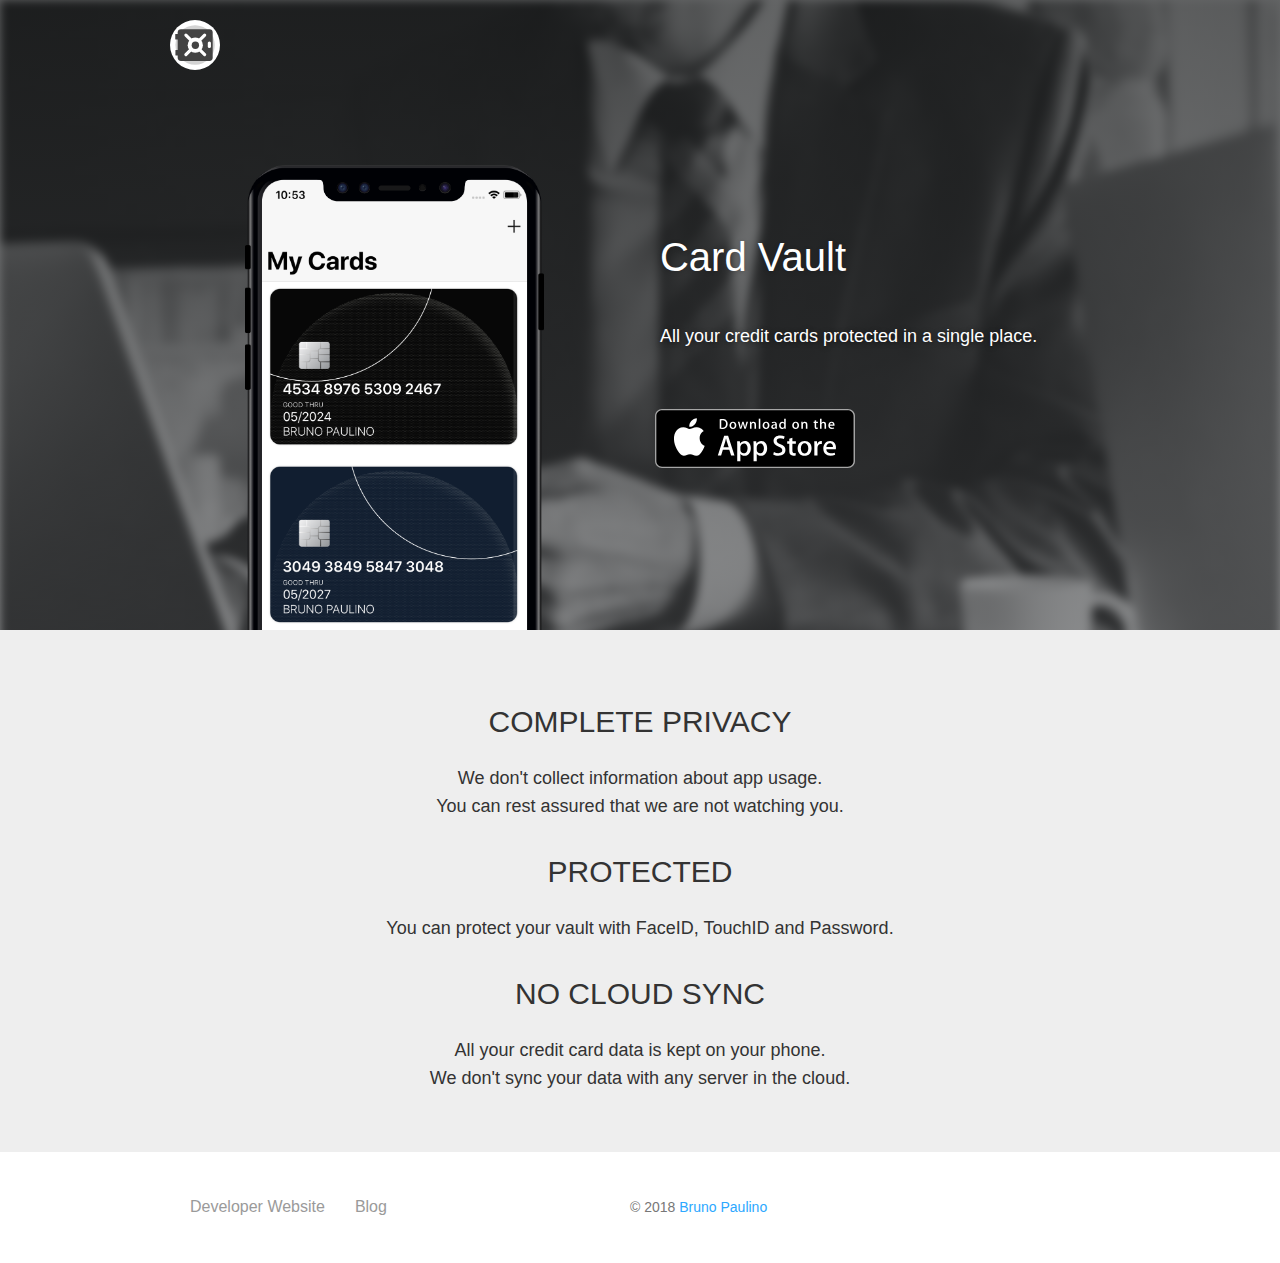
<file: index.html>
<!doctype html>
<html lang="en">
    <head>
        <meta charset="utf-8" />
        <link rel="apple-touch-icon" sizes="180x180" href="/apple-touch-icon.png">
        <link rel="icon" type="image/png" sizes="32x32" href="assets/img/favicon-32x32.png">
        <link rel="icon" type="image/png" sizes="16x16" href="assets/img/favicon-16x16.png">
        <link rel="manifest" href="assets/img/site.webmanifest">
        <link rel="mask-icon" href="assets/img/safari-pinned-tab.svg" color="#d3d3d3">
        <meta name="msapplication-TileColor" content="#da532c">
        <meta name="theme-color" content="#ffffff">
        <meta http-equiv="X-UA-Compatible" content="IE=edge,chrome=1" />
        <title>Card Vault</title>
        <meta content='width=device-width, initial-scale=1.0, maximum-scale=1.0, user-scalable=0' name='viewport' />
        <meta name="viewport" content="width=device-width" />

        <link href="assets/css/bootstrap.min.css" rel="stylesheet" />
        <link href="assets/css/landing-page.css" rel="stylesheet"/>
        <!-- Google Analytics - Tracking for visit count only. We don't collect user data in our apps -->
        <script async src="https://www.googletagmanager.com/gtag/js?id=UA-66025495-4"></script>
        <script>
            window.dataLayer = window.dataLayer || [];
            function gtag(){dataLayer.push(arguments);}
            gtag('js', new Date());
            gtag('config', 'UA-66025495-4');
        </script>

    </head>
    <body class="landing-page landing-page1">
        <nav class="navbar navbar-transparent navbar-top" role="navigation" style="background-color: transparent;">
            <div class="container">
                <!-- Brand and toggle get grouped for better mobile display -->
                <div class="navbar-header">
                    <button id="menu-toggle" type="button" class="navbar-toggle" data-toggle="collapse" data-target="#example">
                    <span class="sr-only">Toggle navigation</span>
                    <!-- <span class="icon-bar bar1"></span>
                    <span class="icon-bar bar2"></span>
                    <span class="icon-bar bar3"></span> -->
                    </button>
                    <a href="#">
                        <div class="logo-container">
                            <div class="logo">
                                <img src="assets/img/app-icon.svg" alt="Card Vault logo">
                            </div>
                        </div>
                    </a>
                </div>
                <!-- Collect the nav links, forms, and other content for toggling -->
                <div class="collapse navbar-collapse" id="example" >
                    <ul class="nav navbar-nav navbar-right">
                    </ul>
                </div>
                <!-- /.navbar-collapse -->
            </div>
        </nav>
        <div class="wrapper">
            <div class="parallax filter-gradient gray" data-color="#d3d3d3">
                <div class="parallax-background blur">
                    <img class="parallax-background-image" src="assets/img/template/bg5.jpg">
                </div>
                <div class= "container">
                    <div class="row">
                        <div class="col-md-5 hidden-xs">
                            <div class="parallax-image">
                                <img class="phone" src="assets/img/template/iphone-x.png" style="margin-top: 20px"/>
                            </div>
                        </div>
                        <div class="col-md-6 col-md-offset-1">
                            <div class="description">
                                <h2>Card Vault</h2>
                                <br>
                                <h5>All your credit cards protected in a single place.</h5>
                            </div>
                            <div class="buttons">
                                <a href="https://itunes.apple.com/us/app/card-vault-your-card-wallet/id1378561346?ls=1&mt=8">
                                    <img src="assets/img/apple-app-store.svg" style="width: 200px;" alt="Download on the app store button">
                                </a>
                            </div>
                        </div>
                    </div>
                </div>
            </div>

            <div class="section section-gray section-clients">
                    <div class="container text-center">
                            <h4 class="header-text">Complete Privacy</h4>
                            <p>
                                We don't collect information about app usage.<br>You can rest assured that we are not watching you.
                            </p>
                        </div>
                    <div class="container text-center">
                        <h4 class="header-text">Protected</h4>
                        <p>
                            You can protect your vault with FaceID, TouchID and Password.
                        </p>
                    </div>
                    <div class="container text-center">
                            <h4 class="header-text">No Cloud Sync</h4>
                            <p>
                                All your credit card data is kept on your phone.<br>We don't sync your data with any server in the cloud.
                            </p>
                        </div>
                </div>
            
            <footer class="footer">
                <div class="container">
                    <nav class="pull-left">
                        <ul>
                            <li>
                                <a href="http://www.bpaulino.com/about">
                                Developer Website
                                </a>
                            </li>
                            <li>
                                <a href="http://www.bpaulino.com/">
                                Blog
                                </a>
                            </li>
                        </ul>
                    </nav>
                    <div class="social-area pull-right">
                        <a class="btn btn-social btn-facebook btn-simple">
                        <i class="fa fa-facebook-square"></i>
                        </a>
                        <a class="btn btn-social btn-twitter btn-simple">
                        <i class="fa fa-twitter"></i>
                        </a>
                        <a class="btn btn-social btn-pinterest btn-simple">
                        <i class="fa fa-pinterest"></i>
                        </a>
                    </div>
                    <div class="copyright">
                        &copy; 2018 <a href="http://www.bpaulino.com/">Bruno Paulino</a>
                    </div>
                </div>
            </footer>
        </div>

    </body>

</html>
</file>
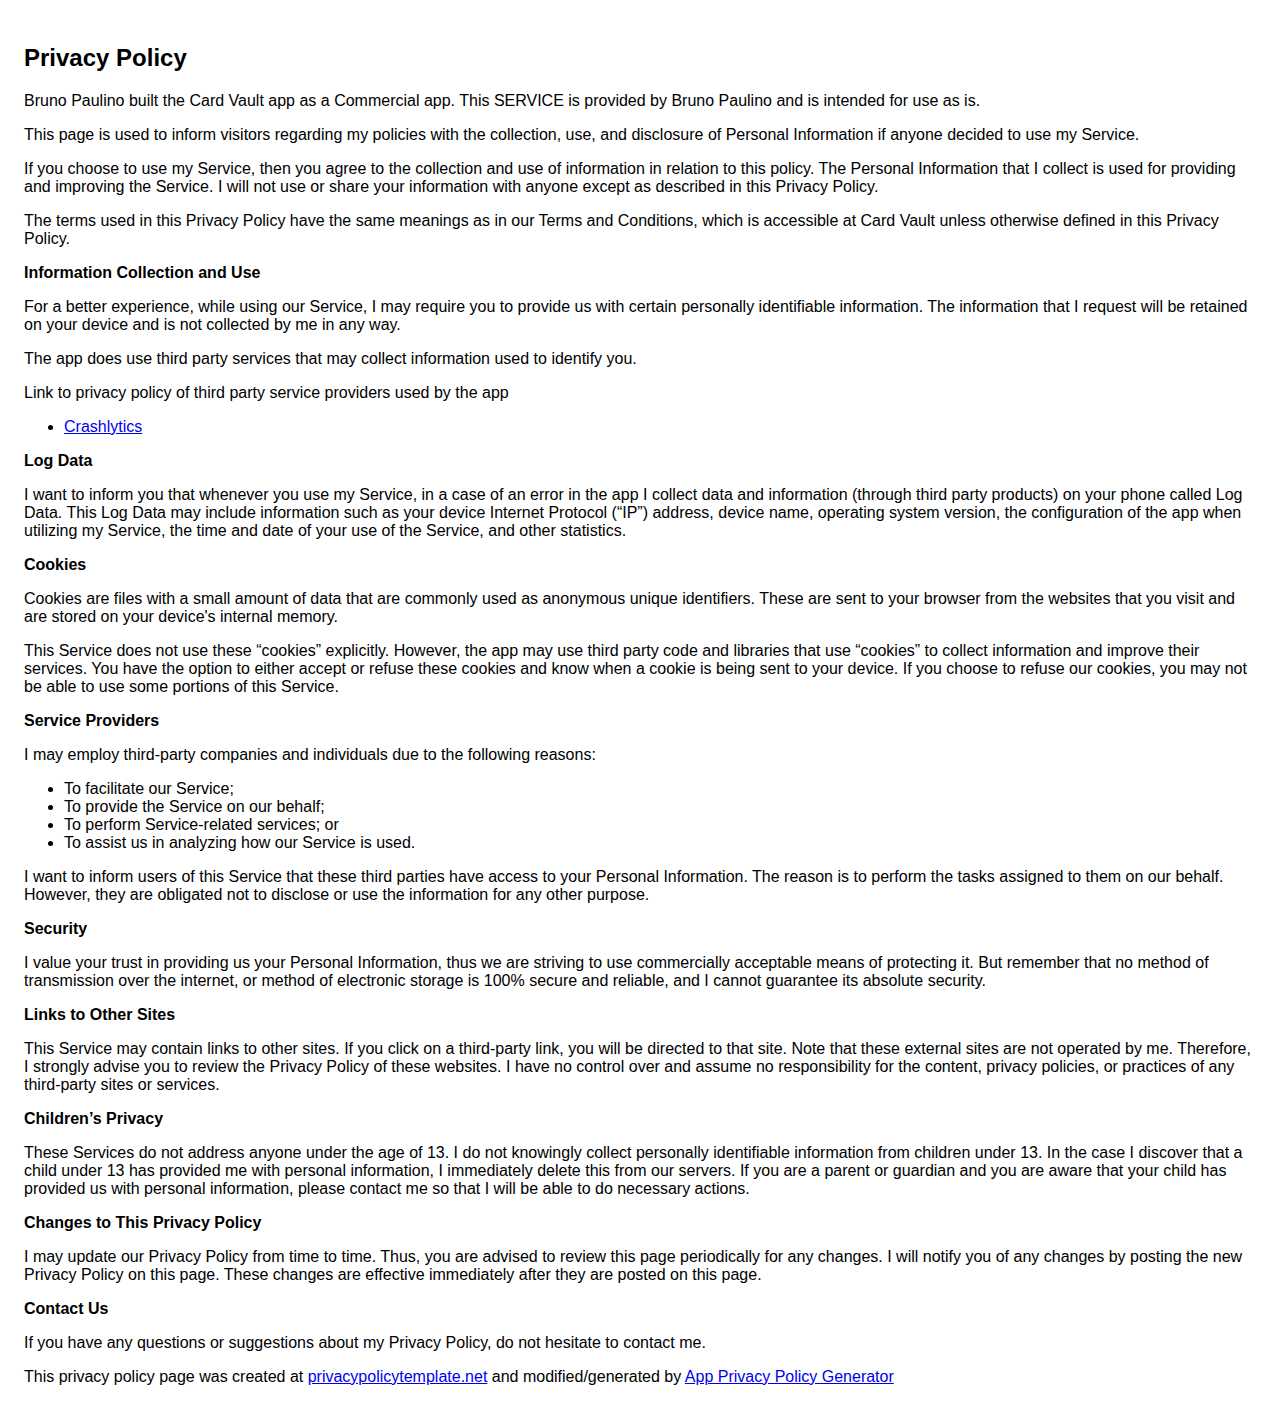
<file: privacy.html>
<!DOCTYPE html>
    <html>
    <head>
      <meta charset='utf-8'>
      <meta name='viewport' content='width=device-width'>
      <title>Privacy Policy</title>
      <style> body { font-family: 'Helvetica Neue', Helvetica, Arial, sans-serif; padding:1em; } </style>
    </head>
    <body>
    <h2>Privacy Policy</h2> <p> Bruno Paulino built the Card Vault app as a Commercial app. This SERVICE is provided by
                    Bruno Paulino  and is intended for use as is.
                  </p> <p>This page is used to inform visitors regarding my policies with the collection, use, and disclosure
                    of Personal Information if anyone decided to use my Service.
                  </p> <p>If you choose to use my Service, then you agree to the collection and use of information in
                    relation to this policy. The Personal Information that I collect is used for providing and improving
                    the Service. I will not use or share your information with anyone except as described
                    in this Privacy Policy.
                  </p> <p>The terms used in this Privacy Policy have the same meanings as in our Terms and Conditions, which is
                    accessible at Card Vault unless otherwise defined in this Privacy Policy.
                  </p> <p><strong>Information Collection and Use</strong></p> <p>For a better experience, while using our Service, I may require you to provide us with certain
                    personally identifiable information. The information that I request will be retained on your device and is not collected by me in any way.
                  </p> <p>The app does use third party services that may collect information used to identify you.</p> <div><p>Link to privacy policy of third party service providers used by the app</p> <ul><!----><!----><!----><!----><!----><li><a href="http://try.crashlytics.com/terms/privacy-policy.pdf" target="_blank">Crashlytics</a></li><!----><!----></ul></div> <p><strong>Log Data</strong></p> <p> I want to inform you that whenever you use my Service, in a case of
                    an error in the app I collect data and information (through third party products) on your phone
                    called Log Data. This Log Data may include information such as your device Internet Protocol (“IP”) address,
                    device name, operating system version, the configuration of the app when utilizing my Service,
                    the time and date of your use of the Service, and other statistics.
                  </p> <p><strong>Cookies</strong></p> <p>Cookies are files with a small amount of data that are commonly used as anonymous unique identifiers.
                    These are sent to your browser from the websites that you visit and are stored on your device's internal
                    memory.
                  </p> <p>This Service does not use these “cookies” explicitly. However, the app may use third party code and
                    libraries that use “cookies” to collect information and improve their services. You have the option to
                    either accept or refuse these cookies and know when a cookie is being sent to your device. If you choose
                    to refuse our cookies, you may not be able to use some portions of this Service.
                  </p> <p><strong>Service Providers</strong></p> <p> I may employ third-party companies and individuals due to the following reasons:</p> <ul><li>To facilitate our Service;</li> <li>To provide the Service on our behalf;</li> <li>To perform Service-related services; or</li> <li>To assist us in analyzing how our Service is used.</li></ul> <p> I want to inform users of this Service that these third parties have access to
                    your Personal Information. The reason is to perform the tasks assigned to them on our behalf. However,
                    they are obligated not to disclose or use the information for any other purpose.
                  </p> <p><strong>Security</strong></p> <p> I value your trust in providing us your Personal Information, thus we are striving
                    to use commercially acceptable means of protecting it. But remember that no method of transmission over
                    the internet, or method of electronic storage is 100% secure and reliable, and I cannot guarantee
                    its absolute security.
                  </p> <p><strong>Links to Other Sites</strong></p> <p>This Service may contain links to other sites. If you click on a third-party link, you will be directed
                    to that site. Note that these external sites are not operated by me. Therefore, I strongly
                    advise you to review the Privacy Policy of these websites. I have no control over
                    and assume no responsibility for the content, privacy policies, or practices of any third-party sites
                    or services.
                  </p> <p><strong>Children’s Privacy</strong></p> <p>These Services do not address anyone under the age of 13. I do not knowingly collect
                    personally identifiable information from children under 13. In the case I discover that a child
                    under 13 has provided me with personal information, I immediately delete this from
                    our servers. If you are a parent or guardian and you are aware that your child has provided us with personal
                    information, please contact me so that I will be able to do necessary actions.
                  </p> <p><strong>Changes to This Privacy Policy</strong></p> <p> I may update our Privacy Policy from time to time. Thus, you are advised to review
                    this page periodically for any changes. I will notify you of any changes by posting
                    the new Privacy Policy on this page. These changes are effective immediately after they are posted on
                    this page.
                  </p> <p><strong>Contact Us</strong></p> <p>If you have any questions or suggestions about my Privacy Policy, do not hesitate to contact
                    me.
                  </p> <p>This privacy policy page was created at <a href="https://privacypolicytemplate.net" target="_blank">privacypolicytemplate.net</a>
                    and modified/generated by <a href="https://app-privacy-policy-generator.firebaseapp.com/" target="_blank">App
                      Privacy Policy Generator</a></p>
    </body>
    </html>
</file>
<file: assets/css/landing-page.css>
.blur {
  -webkit-filter: blur(5px);
  -moz-filter: blur(5px);
  -o-filter: blur(5px);
  -ms-filter: blur(5px);
  filter: blur(5px);
}

/*           Font Smoothing      */
h1, .h1, h2, .h2, h3, .h3, h4, .h4, h5, .h5, h6, .h6, p, .navbar, .brand, .btn-simple, a, .td-name, td {
  -moz-osx-font-smoothing: grayscale;
  -webkit-font-smoothing: antialiased;
  font-family: "Helvetica Neue","Open Sans",Arial,sans-serif;
}

h1, .h1, h2, .h2, h3, .h3, h4, .h4 {
  font-weight: 400;
  margin: 30px 0 15px;
}

h1, .h1 {
  font-size: 52px;
}

h2, .h2 {
  font-size: 36px;
}

h3, .h3 {
  font-size: 28px;
  margin: 20px 0 10px;
}

h4, .h4 {
  font-size: 22px;
  line-height: 30px;
}

h5, .h5 {
  font-size: 18px;
  margin-bottom: 15px;
}

h6, .h6 {
  font-size: 14px;
  font-weight: 600;
  text-transform: uppercase;
}

p {
  font-size: 16px;
  line-height: 1.5;
}

/*     General overwrite     */
body {
  font-family: "Helvetica Neue","Open Sans",Arial,sans-serif;
}

a {
  color: #2ca8ff;
}
a:hover, a:focus {
  color: #109cff;
  text-decoration: none;
}

a:focus, a:active {
  outline: 0;
}

.navbar {
  -webkit-transition: all 300ms linear;
  -moz-transition: all 300ms linear;
  -o-transition: all 300ms linear;
  -ms-transition: all 300ms linear;
  transition: all 300ms linear;
}

.btn-hover, i {
  -webkit-transition: all 150ms linear;
  -moz-transition: all 150ms linear;
  -o-transition: all 150ms linear;
  -ms-transition: all 150ms linear;
  transition: all 150ms linear;
}

.fa {
  width: 18px;
  text-align: center;
}

.btn {
  border-width: 2px;
  background-color: transparent;
  font-weight: 400;
  opacity: 0.8;
  filter: alpha(opacity=80);
  padding: 8px 16px;
  border-color: #888888;
  color: #888888;
}
.btn:hover, .btn:focus, .btn:active, .btn.active, .open > .btn.dropdown-toggle {
  background-color: transparent;
  color: #777777;
  border-color: #777777;
}
.btn:disabled, .btn[disabled], .btn.disabled {
  background-color: transparent;
  border-color: #888888;
}
.btn.btn-fill {
  color: white;
  background-color: #888888;
  opacity: 1;
  filter: alpha(opacity=100);
}
.btn.btn-fill:hover, .btn.btn-fill:focus, .btn.btn-fill:active, .btn.btn-fill.active, .open > .btn.btn-fill.dropdown-toggle {
  background-color: #777777;
  color: white;
}
.btn.btn-fill .caret {
  border-top-color: white;
}
.btn .caret {
  border-top-color: #888888;
}
.btn:hover, .btn:focus {
  opacity: 1;
  filter: alpha(opacity=100);
  outline: 0 !important;
}
.btn:active, .btn.active, .open > .btn.dropdown-toggle {
  -webkit-box-shadow: none;
  box-shadow: none;
  outline: 0 !important;
}
.btn.btn-icon {
  padding: 8px;
}

.btn-primary {
  border-color: #3472f7;
  color: #3472f7;
}
.btn-primary:hover, .btn-primary:focus, .btn-primary:active, .btn-primary.active, .open > .btn-primary.dropdown-toggle {
  background-color: transparent;
  color: #1d62f0;
  border-color: #1d62f0;
}
.btn-primary:disabled, .btn-primary[disabled], .btn-primary.disabled {
  background-color: transparent;
  border-color: #3472f7;
}
.btn-primary.btn-fill {
  color: white;
  background-color: #3472f7;
  opacity: 1;
  filter: alpha(opacity=100);
}
.btn-primary.btn-fill:hover, .btn-primary.btn-fill:focus, .btn-primary.btn-fill:active, .btn-primary.btn-fill.active, .open > .btn-primary.btn-fill.dropdown-toggle {
  background-color: #1d62f0;
  color: white;
}
.btn-primary.btn-fill .caret {
  border-top-color: white;
}
.btn-primary .caret {
  border-top-color: #3472f7;
}

.btn-success {
  border-color: #3ABE41;
  color: #3ABE41;
}
.btn-success:hover, .btn-success:focus, .btn-success:active, .btn-success.active, .open > .btn-success.dropdown-toggle {
  background-color: transparent;
  color: #3ABE41;
  border-color: #34aa3a;
}
.btn-success:disabled, .btn-success[disabled], .btn-success.disabled {
  background-color: transparent;
  border-color: #3ABE41;
}
.btn-success.btn-fill {
  color: white;
  background-color: #3ABE41;
  opacity: 1;
  filter: alpha(opacity=100);
}
.btn-success.btn-fill:hover, .btn-success.btn-fill:focus, .btn-success.btn-fill:active, .btn-success.btn-fill.active, .open > .btn-success.btn-fill.dropdown-toggle {
  background-color: #34aa3a;
  color: white;
}
.btn-success.btn-fill .caret {
  border-top-color: white;
}
.btn-success .caret {
  border-top-color: #3ABE41;
}

.btn-info {
  border-color: #2ca8ff;
  color: #2ca8ff;
}
.btn-info:hover, .btn-info:focus, .btn-info:active, .btn-info.active, .open > .btn-info.dropdown-toggle {
  background-color: transparent;
  color: #109cff;
  border-color: #109cff;
}
.btn-info:disabled, .btn-info[disabled], .btn-info.disabled {
  background-color: transparent;
  border-color: #2ca8ff;
}
.btn-info.btn-fill {
  color: white;
  background-color: #2ca8ff;
  opacity: 1;
  filter: alpha(opacity=100);
}
.btn-info.btn-fill:hover, .btn-info.btn-fill:focus, .btn-info.btn-fill:active, .btn-info.btn-fill.active, .open > .btn-info.btn-fill.dropdown-toggle {
  background-color: #109cff;
  color: white;
}
.btn-info.btn-fill .caret {
  border-top-color: white;
}
.btn-info .caret {
  border-top-color: #2ca8ff;
}

.btn-warning {
  border-color: #FFA17F;
  color: #FFA17F;
}
.btn-warning:hover, .btn-warning:focus, .btn-warning:active, .btn-warning.active, .open > .btn-warning.dropdown-toggle {
  background-color: transparent;
  color: #ff967f;
  border-color: #ff967f;
}
.btn-warning:disabled, .btn-warning[disabled], .btn-warning.disabled {
  background-color: transparent;
  border-color: #ff9500;
}
.btn-warning.btn-fill {
  color: white;
  background-color: #FFA17F;
  opacity: 1;
  filter: alpha(opacity=100);
}
.btn-warning.btn-fill:hover, .btn-warning.btn-fill:focus, .btn-warning.btn-fill:active, .btn-warning.btn-fill.active, .open > .btn-warning.btn-fill.dropdown-toggle {
  background-color: #ff967f;
  color: white;
}
.btn-warning.btn-fill .caret {
  border-top-color: white;
}
.btn-warning .caret {
  border-top-color: #ff9500;
}

.btn-danger {
  border-color: #E01724;
  color: #E01724;
}
.btn-danger:hover, .btn-danger:focus, .btn-danger:active, .btn-danger.active, .open > .btn-danger.dropdown-toggle {
  background-color: transparent;
  color: #C91420;
  border-color: #C91420;
}
.btn-danger:disabled, .btn-danger[disabled], .btn-danger.disabled {
  background-color: transparent;
  border-color: #E01724;
}
.btn-danger.btn-fill {
  color: white;
  background-color: #E01724;
  opacity: 1;
  filter: alpha(opacity=100);
}
.btn-danger.btn-fill:hover, .btn-danger.btn-fill:focus, .btn-danger.btn-fill:active, .btn-danger.btn-fill.active, .open > .btn-danger.btn-fill.dropdown-toggle {
  background-color: #C91420;
  color: white;
}
.btn-danger.btn-fill .caret {
  border-top-color: white;
}
.btn-danger .caret {
  border-top-color: #E01724;
}

.btn-neutral {
  border-color: white;
  color: white;
}
.btn-neutral:hover, .btn-neutral:focus, .btn-neutral:active, .btn-neutral.active, .open > .btn-neutral.dropdown-toggle {
  background-color: transparent;
  color: white;
  border-color: white;
}
.btn-neutral:disabled, .btn-neutral[disabled], .btn-neutral.disabled {
  background-color: transparent;
  border-color: white;
}
.btn-neutral.btn-fill {
  color: white;
  background-color: white;
  opacity: 1;
  filter: alpha(opacity=100);
}
.btn-neutral.btn-fill:hover, .btn-neutral.btn-fill:focus, .btn-neutral.btn-fill:active, .btn-neutral.btn-fill.active, .open > .btn-neutral.btn-fill.dropdown-toggle {
  background-color: white;
  color: white;
}
.btn-neutral.btn-fill .caret {
  border-top-color: white;
}
.btn-neutral .caret {
  border-top-color: white;
}
.btn-neutral:active, .btn-neutral.active, .open > .btn-neutral.dropdown-toggle {
  background-color: white;
  color: #888888;
}
.btn-neutral.btn-fill, .btn-neutral.btn-fill:hover, .btn-neutral.btn-fill:focus {
  color: #888888;
}
.btn-neutral.btn-simple:active, .btn-neutral.btn-simple.active {
  background-color: transparent;
}

.btn:disabled, .btn[disabled], .btn.disabled {
  opacity: 0.5;
  filter: alpha(opacity=50);
}

.btn-round {
  border-width: 1px;
  border-radius: 30px !important;
  padding: 9px 18px;
}
.btn-round.btn-icon {
  padding: 9px;
}

.btn-simple {
  border: 0;
  font-size: 16px;
  padding: 8px 16px;
}
.btn-simple.btn-icon {
  padding: 8px;
}

.btn-lg {
  font-size: 18px;
  border-radius: 6px;
  padding: 14px 30px;
  font-weight: 400;
}
.btn-lg.btn-round {
  padding: 15px 30px;
}
.btn-lg.btn-simple {
  padding: 16px 30px;
}

.btn-sm {
  font-size: 12px;
  border-radius: 3px;
  padding: 5px 10px;
}
.btn-sm.btn-round {
  padding: 6px 10px;
}
.btn-sm.btn-simple {
  padding: 7px 10px;
}

.btn-xs {
  font-size: 12px;
  border-radius: 3px;
  padding: 1px 5px;
}
.btn-xs.btn-round {
  padding: 2px 5px;
}
.btn-xs.btn-simple {
  padding: 3px 5px;
}

.btn-wd {
  min-width: 140px;
}

.btn-group.select {
  width: 100%;
}

.btn-group.select .btn {
  text-align: left;
}

.btn-group.select .caret {
  position: absolute;
  top: 50%;
  margin-top: -1px;
  right: 8px;
}

.section {
  padding: 30px 0;
  position: relative;
  background-color: #FFFFFF;
}

.section-gray {
  background-color: #EEEEEE;
}

.section-white {
  background-color: #FFFFFF;
}

.navbar {
  border: 0;
  font-size: 16px;
}
.navbar .navbar-brand {
  font-weight: 600;
  margin: 5px 0px;
  padding: 20px 15px;
  font-size: 20px;
}
.navbar .navbar-nav > li > a {
  padding: 10px 15px;
  margin: 15px 3px;
}
.navbar .navbar-nav > li > a.btn {
  margin: 15px 3px;
  padding: 8px 16px;
}
.navbar .navbar-nav > li > a.btn-round {
  margin: 16px 3px;
}
.navbar .navbar-nav > li > a [class^="fa"] {
  font-size: 19px;
  position: relative;
  top: 1px;
}
.navbar .btn {
  margin: 15px 3px;
  font-size: 14px;
}
.navbar .btn-simple {
  font-size: 16px;
}

.navbar-transparent .navbar-brand, [class*="navbar-ct"] .navbar-brand {
  color: white;
  opacity: 0.9;
  filter: alpha(opacity=90);
}
.navbar-transparent .navbar-brand:focus, .navbar-transparent .navbar-brand:hover, [class*="navbar-ct"] .navbar-brand:focus, [class*="navbar-ct"] .navbar-brand:hover {
  background-color: transparent;
  opacity: 1;
  filter: alpha(opacity=100);
}
.navbar-transparent .navbar-nav > li > a, [class*="navbar-ct"] .navbar-nav > li > a {
  color: white;
  border-color: white;
  opacity: 0.8;
  filter: alpha(opacity=80);
}
.navbar-transparent .navbar-nav > .active > a,
.navbar-transparent .navbar-nav > .active > a:hover,
.navbar-transparent .navbar-nav > .active > a:focus,
.navbar-transparent .navbar-nav > li > a:hover,
.navbar-transparent .navbar-nav > li > a:focus, [class*="navbar-ct"] .navbar-nav > .active > a,
[class*="navbar-ct"] .navbar-nav > .active > a:hover,
[class*="navbar-ct"] .navbar-nav > .active > a:focus,
[class*="navbar-ct"] .navbar-nav > li > a:hover,
[class*="navbar-ct"] .navbar-nav > li > a:focus {
  background-color: transparent;
  border-radius: 3px;
  color: white;
  opacity: 1;
  filter: alpha(opacity=100);
}
.navbar-transparent .navbar-nav > .dropdown > a .caret,
.navbar-transparent .navbar-nav > .dropdown > a:hover .caret,
.navbar-transparent .navbar-nav > .dropdown > a:focus .caret, [class*="navbar-ct"] .navbar-nav > .dropdown > a .caret,
[class*="navbar-ct"] .navbar-nav > .dropdown > a:hover .caret,
[class*="navbar-ct"] .navbar-nav > .dropdown > a:focus .caret {
  border-bottom-color: white;
  border-top-color: white;
}
.navbar-transparent .navbar-nav > .open > a,
.navbar-transparent .navbar-nav > .open > a:hover,
.navbar-transparent .navbar-nav > .open > a:focus, [class*="navbar-ct"] .navbar-nav > .open > a,
[class*="navbar-ct"] .navbar-nav > .open > a:hover,
[class*="navbar-ct"] .navbar-nav > .open > a:focus {
  background-color: transparent;
  color: white;
  opacity: 1;
  filter: alpha(opacity=100);
}
.navbar-transparent .btn-default, [class*="navbar-ct"] .btn-default {
  color: white;
  border-color: white;
}
.navbar-transparent .btn-default.btn-fill, [class*="navbar-ct"] .btn-default.btn-fill {
  color: #9a9a9a;
  background-color: white;
  opacity: 0.9;
  filter: alpha(opacity=90);
}
.navbar-transparent .btn-default.btn-fill:hover,
.navbar-transparent .btn-default.btn-fill:focus,
.navbar-transparent .btn-default.btn-fill:active,
.navbar-transparent .btn-default.btn-fill.active,
.navbar-transparent .open .dropdown-toggle.btn-fill.btn-default, [class*="navbar-ct"] .btn-default.btn-fill:hover,
[class*="navbar-ct"] .btn-default.btn-fill:focus,
[class*="navbar-ct"] .btn-default.btn-fill:active,
[class*="navbar-ct"] .btn-default.btn-fill.active,
[class*="navbar-ct"] .open .dropdown-toggle.btn-fill.btn-default {
  border-color: white;
  opacity: 1;
  filter: alpha(opacity=100);
}

.navbar-transparent .dropdown-menu .divider {
  background-color: rgba(255, 255, 255, 0.2);
}

.footer {
  background-color: white;
  line-height: 20px;
}
.footer nav > ul {
  list-style: none;
  margin: 0;
  padding: 0;
  font-weight: normal;
}
.footer nav > ul a:not(.btn) {
  color: #9a9a9a;
  display: block;
  margin-bottom: 3px;
}
.footer nav > ul a:not(.btn):hover, .footer nav > ul a:not(.btn):focus {
  color: #777777;
}
.footer .social-area {
  padding: 15px 0;
}
.footer .social-area h5 {
  padding-bottom: 15px;
}
.footer .social-area > a:not(.btn) {
  color: #9a9a9a;
  display: inline-block;
  vertical-align: top;
  padding: 10px 5px;
  font-size: 20px;
  font-weight: normal;
  line-height: 20px;
  text-align: center;
}
.footer .social-area > a:not(.btn):hover, .footer .social-area > a:not(.btn):focus {
  color: #777777;
}
.footer .copyright {
  color: #777777;
  padding: 10px 15px;
  margin: 15px 3px;
  line-height: 20px;
  text-align: center;
}
.footer hr {
  border-color: #dddddd;
}
.footer .title {
  color: #777777;
}

.footer:not(.footer-big) nav > ul {
  font-size: 16px;
}
.footer:not(.footer-big) nav > ul li {
  margin-left: 20px;
  float: left;
}
.footer:not(.footer-big) nav > ul a {
  padding: 10px 0px;
  margin: 15px 10px 15px 0px;
}

.footer-default {
  background-color: whitesmoke;
}

.btn-social {
  opacity: 0.85;
  padding: 8px 9px;
}
.btn-social .fa {
  font-size: 18px;
  vertical-align: middle;
  display: inline-block;
}
.btn-social.btn-simple {
  padding: 9px 5px;
  font-size: 16px;
}
.btn-social.btn-simple .fa {
  font-size: 20px;
  position: relative;
  top: -2px;
  width: 24px;
}

.btn-facebook {
  border-color: #3b5998;
  color: #3b5998;
}
.btn-facebook:hover, .btn-facebook:focus, .btn-facebook:active, .btn-facebook.active, .open > .btn-facebook.dropdown-toggle {
  background-color: transparent;
  color: #3b5998;
  border-color: #3b5998;
  opacity: 1;
}
.btn-facebook:disabled, .btn-facebook[disabled], .btn-facebook.disabled {
  background-color: transparent;
  border-color: #3b5998;
}
.btn-facebook.btn-fill {
  color: white;
  background-color: #3b5998;
  opacity: 0.9;
}
.btn-facebook.btn-fill:hover, .btn-facebook.btn-fill:focus, .btn-facebook.btn-fill:active, .btn-facebook.btn-fill.active, .open > .btn-facebook.btn-fill.dropdown-toggle {
  background-color: #3b5998;
  color: white;
  opacity: 1;
}

.btn-twitter {
  border-color: #55acee;
  color: #55acee;
}
.btn-twitter:hover, .btn-twitter:focus, .btn-twitter:active, .btn-twitter.active, .open > .btn-twitter.dropdown-toggle {
  background-color: transparent;
  color: #55acee;
  border-color: #55acee;
  opacity: 1;
}
.btn-twitter:disabled, .btn-twitter[disabled], .btn-twitter.disabled {
  background-color: transparent;
  border-color: #55acee;
}
.btn-twitter.btn-fill {
  color: white;
  background-color: #55acee;
  opacity: 0.9;
}
.btn-twitter.btn-fill:hover, .btn-twitter.btn-fill:focus, .btn-twitter.btn-fill:active, .btn-twitter.btn-fill.active, .open > .btn-twitter.btn-fill.dropdown-toggle {
  background-color: #55acee;
  color: white;
  opacity: 1;
}

.btn-pinterest {
  border-color: #cc2127;
  color: #cc2127;
}
.btn-pinterest:hover, .btn-pinterest:focus, .btn-pinterest:active, .btn-pinterest.active, .open > .btn-pinterest.dropdown-toggle {
  background-color: transparent;
  color: #cc2127;
  border-color: #cc2127;
  opacity: 1;
}
.btn-pinterest:disabled, .btn-pinterest[disabled], .btn-pinterest.disabled {
  background-color: transparent;
  border-color: #cc2127;
}
.btn-pinterest.btn-fill {
  color: white;
  background-color: #cc2127;
  opacity: 0.9;
}
.btn-pinterest.btn-fill:hover, .btn-pinterest.btn-fill:focus, .btn-pinterest.btn-fill:active, .btn-pinterest.btn-fill.active, .open > .btn-pinterest.btn-fill.dropdown-toggle {
  background-color: #cc2127;
  color: white;
  opacity: 1;
}
.border-top{
  border-top: 1px solid #e2e2e2;
}

.parallax .parallax-image  {
  width: 100%;
  position: relative;
  height: 100%;
 
}

.parallax .parallax-image.second-image{
  position: absolute;
  right: -200px;
  top: 0;
}

.landing-page ol{
  font-weight: 300;
}

.landing-page .section p{
  margin-top: 30px;
  line-height: 28px;
  font-size: 18px;
  font-weight: 200;
}
.landing-page .section-description h5 {
  margin-top: 40px;
}
.landing-page .img-container {
  border-radius: 10px;
  overflow: hidden;
}
.landing-page .img-container img {
  width: 100%;
}
.landing-page .section-testimonials .carousel-control {
  left: -70px;
}
.landing-page .section-testimonials .carousel-control .fa {
  top: 40%;
}
.landing-page .section-testimonials .carousel-control.right {
  right: -40px;
  left: auto;
}
.landing-page .section-clients {
  padding: 50px 0;
}
.landing-page .section-clients .info .icon {
  background: transparent;
}
.landing-page .section-clients .icon i {
  color: #AAAAAA;
}
.landing-page .section-clients h3 {
  margin-top: 10px;
}
.landing-page .social-line {
  border-bottom: 1px solid #dddddd;
}
.landing-page .carousel-indicators {
  bottom: -50px;
}
.landing-page .carousel-indicators li {
  margin: 1px 10px;
  border-color: #888888;
}
.landing-page .carousel-indicators .active{
  background-color: #888888;
}
.landing-page .carousel-indicators.carousel-indicators-blue li {
  border-color: #00bbff;
}
.landing-page .carousel-indicators.carousel-indicators-blue .active {
  background-color: #00bbff;
}
.landing-page .carousel-indicators.carousel-indicators-green li {
  border-color: #3ABE41;
}
.landing-page .carousel-indicators.carousel-indicators-green .active {
  background-color: #3ABE41;
}
.landing-page .carousel-indicators.carousel-indicators-orange li {
  border-color: #FFA17F;
}
.landing-page .carousel-indicators.carousel-indicators-orange .active {
  background-color: #FFA17F;
}
.landing-page .carousel-indicators.carousel-indicators-red li {
  border-color: #E01724;
}
.landing-page .carousel-indicators.carousel-indicators-red .active {
  background-color: #E01724;
}
.landing-page .carousel-inner > .item > img,
.landing-page .carousel-inner > .item > a > img {
  display: block;
  margin: 0 auto;
  height: auto;
  border-radius: 10px;
  width: 100%;
}
.landing-page .carousel.fade {
  opacity: 1;
}
.landing-page .carousel.fade .item {
  -moz-transition: opacity ease-in-out .7s;
  -o-transition: opacity ease-in-out .7s;
  -webkit-transition: opacity ease-in-out .7s;
  transition: opacity ease-in-out .7s;
  left: 0 !important;
  opacity: 0;
  top: 0;
  position: absolute;
  width: 100%;
  display: block !important;
  z-index: 1;
}
.landing-page .carousel.fade .item:first-child {
  top: auto;
  position: relative;
}
.landing-page .carousel.fade .item.active {
  opacity: 1;
  -moz-transition: opacity ease-in-out .7s;
  -o-transition: opacity ease-in-out .7s;
  -webkit-transition: opacity ease-in-out .7s;
  transition: opacity ease-in-out .7s;
  z-index: 2;
}


.logo-container .logo{
    overflow: hidden;
    border-radius: 50%;
    background-color: white;
    width: 50px; 
    float: left;
}

.logo-container .brand{
    font-size: 18px;
    color: #FFFFFF;
    line-height: 20px;
    float: left;
    margin-left: 10px;
    margin-top: 5px;
    width: 50px;
    height: 50px;
}
.logo-container{
    margin-top: 10px;
}
.logo-container .logo img{
    width: 100%;
}

.landing-page1 .container{
  max-width: 970px;
} 

.landing-page2 .container{
  max-width: 1170px;
}

 .header-text{
      text-transform: uppercase;
      font-weight: 200;
      color: #333;
      margin-bottom: 20px;
      font-size: 30px;
      position: relative;
      line-height: 24px;
}

.landing-page .navbar-top {
  position: absolute;
  top: 0;
  right: 0;
  left: 0;
  z-index: 1030;
}

.landing-page .parallax {
  width: 100%;
  height: 630px;
  overflow: hidden;
  display: block;
  background-size: 100%;
}

.landing-page .parallax .container{
  z-index: 2;
  position: absolute;
  top: 0;
  margin-left: auto;
  margin-right: auto;
  left: 0;
  right: 0;
}

.filter-gradient{
  position: relative;
}
.filter-gradient:after{
    background-size: 2000px;
    position: absolute;
    left: 0;
    top: 0;
    width: 100%;
    height: 100%;
    display: block;
    z-index: 1;
    content: "";
    opacity: .7;
}
.filter-gradient.gray:after{
/* IE9 SVG, needs conditional override of 'filter' to 'none' */
background: url([data-uri]);
background: -moz-linear-gradient(top,  rgba(35,37,38,1) 0%, rgba(65,67,69,0.87) 100%); /* FF3.6+ */
background: -webkit-gradient(linear, left top, left bottom, color-stop(0%,rgba(35,37,38,1)), color-stop(100%,rgba(65,67,69,0.87))); /* Chrome,Safari4+ */
background: -webkit-linear-gradient(top,  rgba(35,37,38,1) 0%,rgba(65,67,69,0.87) 100%); /* Chrome10+,Safari5.1+ */
background: -o-linear-gradient(top,  rgba(35,37,38,1) 0%,rgba(65,67,69,0.87) 100%); /* Opera 11.10+ */
background: -ms-linear-gradient(top,  rgba(35,37,38,1) 0%,rgba(65,67,69,0.87) 100%); /* IE10+ */
background: linear-gradient(to bottom,  rgba(35,37,38,1) 0%,rgba(65,67,69,0.87) 100%); /* W3C */
filter: progid:DXImageTransform.Microsoft.gradient( startColorstr='#232526', endColorstr='#de414345',GradientType=0 ); /* IE6-8 */

}
.filter-gradient.blue:after{
    background: rgba(54, 151, 142, 0.8) ; /* Old browsers */
    background: -moz-radial-gradient(center, ellipse cover,  #1e5799 0%, rgba(54, 151, 142, 0.8)  0%, #0C526C 100%, #3d7eaa 100%, #182848 100%, #6e48aa 100%, #6e48aa 100%); /* FF3.6+ */
    background: -webkit-gradient(radial, center center, 0px, center center, 100%, color-stop(0%,#1e5799), color-stop(0%,rgba(54, 151, 142, 0.8) ), color-stop(100%,#0C526C), color-stop(100%,#3d7eaa), color-stop(100%,#182848), color-stop(100%,#6e48aa), color-stop(100%,#6e48aa)); /* Chrome,Safari4+ */
    background: -webkit-radial-gradient(center, ellipse cover,  #1e5799 0%,rgba(54, 151, 142, 0.8)  0%,#0C526C 100%,#3d7eaa 100%,#182848 100%,#6e48aa 100%,#6e48aa 100%); /* Chrome10+,Safari5.1+ */
    background: -o-radial-gradient(center, ellipse cover,  #1e5799 0%,rgba(54, 151, 142, 0.8)  0%,#0C526C 100%,#3d7eaa 100%,#182848 100%,#6e48aa 100%,#6e48aa 100%); /* Opera 12+ */
    background: -ms-radial-gradient(center, ellipse cover,  #1e5799 0%,rgba(54, 151, 142, 0.8)  0%,#0C526C 100%,#3d7eaa 100%,#182848 100%,#6e48aa 100%,#6e48aa 100%); /* IE10+ */
    background: radial-gradient(ellipse at center,  #1e5799 0%,rgba(54, 151, 142, 0.8)  0%,#0C526C 100%,#3d7eaa 100%,#182848 100%,#6e48aa 100%,#6e48aa 100%); /* W3C */
    filter: progid:DXImageTransform.Microsoft.gradient( startColorstr='rgba(54, 151, 142, 0.8) ', endColorstr='#6e48aa',GradientType=1 ); /* IE6-9 fallback on horizontal gradient */
}
.filter-gradient.green:after{
/* IE9 SVG, needs conditional override of 'filter' to 'none' */
background: url([data-uri]);
background: -moz-linear-gradient(45deg,  rgba(52,143,80,1) 0%, rgba(86, 211, 146, 0.75) 100%); /* FF3.6+ */
background: -webkit-gradient(linear, left bottom, right top, color-stop(0%,rgba(52,143,80,1)), color-stop(100%,rgba(86, 211, 146, 0.75))); /* Chrome,Safari4+ */
background: -webkit-linear-gradient(45deg,  rgba(52,143,80,1) 0%,rgba(86, 211, 146, 0.75) 100%); /* Chrome10+,Safari5.1+ */
background: -o-linear-gradient(45deg,  rgba(52,143,80,1) 0%,rgba(86, 211, 146, 0.75) 100%); /* Opera 11.10+ */
background: -ms-linear-gradient(45deg,  rgba(52,143,80,1) 0%,rgba(86, 211, 146, 0.75) 100%); /* IE10+ */
background: linear-gradient(45deg,  rgba(52,143,80,1) 0%,rgba(86, 211, 146, 0.75) 100%); /* W3C */
filter: progid:DXImageTransform.Microsoft.gradient( startColorstr='#348f50', endColorstr='#de56b4d3',GradientType=1 ); /* IE6-8 fallback on horizontal gradient */

}
.filter-gradient.orange:after{
/* IE9 SVG, needs conditional override of 'filter' to 'none' */
background: url([data-uri]);
background: -moz-linear-gradient(top,  rgba(255,161,127,1) 0%, rgba(0,34,62,0.87) 100%); /* FF3.6+ */
background: -webkit-gradient(linear, left top, left bottom, color-stop(0%,rgba(255,161,127,1)), color-stop(100%,rgba(0,34,62,0.87))); /* Chrome,Safari4+ */
background: -webkit-linear-gradient(top,  rgba(255,161,127,1) 0%,rgba(0,34,62,0.87) 100%); /* Chrome10+,Safari5.1+ */
background: -o-linear-gradient(top,  rgba(255,161,127,1) 0%,rgba(0,34,62,0.87) 100%); /* Opera 11.10+ */
background: -ms-linear-gradient(top,  rgba(255,161,127,1) 0%,rgba(0,34,62,0.87) 100%); /* IE10+ */
background: linear-gradient(to bottom,  rgba(255,161,127,1) 0%,rgba(0,34,62,0.87) 100%); /* W3C */
filter: progid:DXImageTransform.Microsoft.gradient( startColorstr='#ffa17f', endColorstr='#de00223e',GradientType=0 ); /* IE6-8 */

}
.filter-gradient.red:after{
/* IE9 SVG, needs conditional override of 'filter' to 'none' */
background: url([data-uri]);
background: -moz-radial-gradient(center, ellipse cover,  rgba(224, 23, 36, 0.7)  1%, rgba(86,17,17,1) 100%); /* FF3.6+ */
background: -webkit-gradient(radial, center center, 0px, center center, 100%, color-stop(1%,rgba(224, 23, 36, 0.7) ), color-stop(100%,rgba(86,17,17,1))); /* Chrome,Safari4+ */
background: -webkit-radial-gradient(center, ellipse cover,  rgba(224, 23, 36, 0.7)  1%,rgba(86,17,17,1) 100%); /* Chrome10+,Safari5.1+ */
background: -o-radial-gradient(center, ellipse cover,  rgba(224, 23, 36, 0.7)  1%,rgba(86,17,17,1) 100%); /* Opera 12+ */
background: -ms-radial-gradient(center, ellipse cover,  rgba(224, 23, 36, 0.7)  1%,rgba(86,17,17,1) 100%); /* IE10+ */
background: radial-gradient(ellipse at center,  rgba(224, 23, 36, 0.7)  1%,rgba(86,17,17,1) 100%); /* W3C */
filter: progid:DXImageTransform.Microsoft.gradient( startColorstr='#de8e0009', endColorstr='#561111',GradientType=1 ); /* IE6-8 fallback on horizontal gradient */

}
.section-no-padding{
  padding-bottom: 0;
}

.landing-page .footer{
  padding: 20px 0;
}
.landing-page .parallax .parallax-background{
  position: relative;
  z-index: 1;
  width: 100%;
  height: 100%;
}
.landing-page .parallax .parallax-background img{
  width: 100%;
  height: auto;
  position: relative;
}
.landing-page .parallax .parallax-image{
  width: 100%;
  margin: 0 auto;
  margin-top: 145px;
  float: right;
  text-align: center;
}

.landing-page .parallax .parallax-image img {
  height: auto;
  width: 100%;
}

.landing-page .parallax .parallax-image img.phone{
  width: 80%;
  float: right;
}

.landing-page .parallax .parallax-background img.flipped{
   -moz-transform: scaleX(-1);
        -o-transform: scaleX(-1);
        -webkit-transform: scaleX(-1);
        transform: scaleX(-1);
        filter: FlipH;
        -ms-filter: "FlipH";
}

.landing-page .parallax .parallax-image .screen {
  position: absolute;
  z-index: 3;
}

.landing-page .parallax .description{
  margin-top: 200px;
  color: white;
  padding: 5px;
}

.landing-page .section-presentation .description{
  padding: 50px 5px 0;
}

.landing-page .parallax .description h2{
  text-shadow: 0 1px 5px rgba(0,0,0,0.2);
  font-weight: 200;
  font-size: 40px;
}

.landing-page .parallax .description h5 {
  line-height: 1.4;
  font-weight: 400;
  text-shadow: 0 1px 5px rgba(0,0,0,0.5);
  font-size: 18px;
}

.landing-page .parallax .buttons{
  width: 100%;
  display: inline-block;
  margin-top: 40px;
  }

  .landing-page .parallax .buttons h4{
    color: white;
    display: inline-block;
  }

  .landing-page .parallax .buttons h4 ~ .btn{
    margin-top: -10px;
    margin-left: 20px;
  }

  .landing-page .parallax .buttons .btn-simple{
    font-size: 30px;
  }



  .landing-page .logos {
    width: 100%;
    margin: 0 auto;
    text-align: center;
  }
  .landing-page .logos ul{
    display: block;
    width: 100%;
    margin: 0px auto;
    padding-top: 48px;
  }
   .landing-page .logos li{
    display: inline-block;
    margin: 0 17px;
   }

   .landing-page .section-presentation {
    overflow: hidden;
    width: 100%;
    min-height: 600px;
    margin-top: 30px;
   }

   .landing-page .section-presentation img{
    position: absolute;
    top: 0;
    left: 0;
    height: 600px;
   }

   .landing-page .section-presentation .iphone-presentation {
    position: relative;
    margin: 0 auto;
    width: 100%;
    height: auto;
   }

   .landing-page .section-no-padding .parallax {
    color: white;
    position: relative;
    overflow: hidden;
    width: 100%;
    height: 600px;
    text-align: center;
   }
 
   .landing-page .section-no-padding .parallax .info{
    position: absolute;
    left: 50%;
    -webkit-transform: translateX(-50%);
    -moz-transform:    translateX(-50%);
    -ms-transform:     translateX(-50%);
    -o-transform:      translateX(-50%);
    transform:         translateX(-50%);
    z-index: 20;
    top: 150px;

  }
  .landing-page .section-no-padding .parallax .info h1{
    font-size: 40px;
    font-weight: 300;
  }

   .landing-page .section-no-padding .parallax .info  a{
    position: relative;
    z-index: 10;
    
    }

   .landing-page .section-no-padding .parallax .info .btn-lg{
    margin-top: 75px;
    padding: 14px 80px;
   }

   .landing-page .section-demo{
    margin-top: 50px;
   }

   .landing-page .section-demo a{
    margin-top: 20px;
   }

   .landing-page .section-demo .demo-image{
    position: relative;
    width: 100%;
    display: block;
   }

   .landing-page .section-demo .demo-image img{
    width: 100%;
    height: auto;
    border-radius: 10px;
   }

   .landing-page .section-demo .row:first-child{
    margin-bottom: 100px;
   }

   .landing-page .section-demo .carousel-inner{
        border-radius: 10px;
        box-shadow: 0 1px 4px rgba(0, 0, 0, 0.23);
  }

   .landing-page .section-features{
        margin: 50px 0;
   }

   .landing-page .section-features .card{
        width: 100%;
        min-height: 390px;
        padding: 10px 30px;
        border: 1px solid #DDDDDD;
        border-radius: 10px;
        margin-top: 30px;
        text-align: center;
   }
   .landing-page .section-features .card .icon i{
        font-size: 63px;
        color: #9a9a9a;
        width: 85px;
        height: 85px;
        line-height: 80px;
        text-align: center;
        border-radius: 50%;
        margin: 0 auto;
        margin-top: 20px;
   }

    .landing-page .section-features .card.card-blue{ 
      border-color: #CCE7F5;
    }
    .landing-page .section-features .card.card-blue .icon i{
      color:#00bbff;
    }
    .landing-page .section-features .card.card-green{
      border-color: #BDF8C0;
    }
    .landing-page .section-features .card.card-green .icon i{
      color:#3ABE41;
    }
    .landing-page .section-features .card.card-orange{ 
      border-color: #FAD9CD;
    }
    .landing-page .section-features .card.card-orange .icon i{
      color:#ff967f;
    }
     .landing-page .section-features .card.card-red{ 
      border-color: #FFBFC3;
    }
    .landing-page .section-features .card.card-red .icon i{
      color:#E01724;
    }
    .landing-page .section-features .card  h4{
        font-weight: 300;
        font-size: 18px;
        margin: 30px 0 -15px;
   }

   .landing-page .section-features .card  p{
        font-size: 16px;
        line-height: 22px;
        color: #777;
   }


   .landing-page .section-testimonial{
     position: relative;
    width: 100%;
    min-height: 450px;
  }
  .landing-page .section-testimonial .carousel{
    margin-top: 50px;
    
  }
    .landing-page .section-testimonial .carousel-inner .item .mask{
      width: 100px;
      height: 100px;
      border-radius: 50%;
      border: 5px solid #ddd;
      overflow: hidden;
      display: block;
      margin: 0 auto;
    }

   .landing-page .section-testimonial .carousel-inner .item img{
      width: 100%;
      height: auto;
      display: block;
   }

   .landing-page .section-testimonial .carousel-inner .item .carousel-testimonial-caption{
    text-align: center;
    max-width: 700px;
    margin: 0 auto;
   }

   .landing-page .section-testimonial .carousel-inner  h3{
    font-weight: 300;
    font-size: 30px;
    line-height: 46px;
   }

   .landing-page .section-testimonial .carousel-inner  p{
    margin-top: 10px;
    color: #9a9a9a;
   }

   .landing-page .section-testimonial .carousel-control {
    color: #333;
    text-shadow: none;
   }

   .landing-page .carousel.fade {
  opacity: 1;
}
.landing-page .carousel.fade .item {
  -moz-transition: opacity ease-in-out .7s;
  -o-transition: opacity ease-in-out .7s;
  -webkit-transition: opacity ease-in-out .7s;
  transition: opacity ease-in-out .7s;
  left: 0 !important;
  opacity: 0;
  top: 0;
  position: absolute;
  width: 100%;
  display: block !important;
  z-index: 1;
}
.landing-page .carousel.fade .item:first-child {
  top: auto;
  position: relative;
}
.landing-page .carousel.fade .item.active {
  opacity: 1;
  -moz-transition: opacity ease-in-out .7s;
  -o-transition: opacity ease-in-out .7s;
  -webkit-transition: opacity ease-in-out .7s;
  transition: opacity ease-in-out .7s;
  z-index: 2;
}

.fixed-plugin{
    position: fixed;
    top: 150px;
    right: 0;
    width: 64px;
    background: rgba(0,0,0,.3);
    z-index: 1031;
    border-radius: 8px 0 0 8px;
    text-align: center;
}
.fixed-plugin .fa-cog{
    color: #FFFFFF;
/*     background-color: rgba(0,0,0,.2); */
    padding: 10px;
    border-radius: 0 0 6px 6px;
}
.fixed-plugin .dropdown-menu{
    right: 80px;
    left: auto;
    width: 440px;
}
.fixed-plugin .dropdown-menu:after, .fixed-plugin .dropdown-menu:before{
    right: 10px;
    margin-left: auto;
    left: auto;
}
.fixed-plugin .fa-circle-thin{
    color: #FFFFFF;
}
.fixed-plugin .active .fa-circle-thin{
    color: #00bbff;
}

.footer-dropdown{
  top: -120px !important;
}

.footer-dropdown:before, .footer-dropdown:after{
  top: 300px !important;
}

.fixed-plugin img{
    border-radius: 6px;
    width: 200px;
    max-height: 175px;
    float: left;
}

.fixed-plugin .active a, 
.fixed-plugin a:hover{
    border-color: #00bbff;
}

.fixed-plugin .btn{
    margin: 10px 15px 0;
    color: #FFFFFF;
}
.fixed-plugin .btn:hover{
    color: #FFFFFF;
}
.fixed-plugin .badge{
    border: 3px solid #FFFFFF;
    border-radius: 50%;
    cursor: pointer;
    display: inline-block;
    height: 23px;
    margin-right: 5px;
    position: relative;
    width: 23px;
}
.fixed-plugin .badge.active, .fixed-plugin .badge:hover{
    border-color: #00bbff;
}
.fixed-plugin .badge-white{
    background-color: #eeeeee;
}
.fixed-plugin .badge-gray{
    background-color: #999999;
}
.fixed-plugin .badge-black{
    background-color: #5d5d5d;
}
.fixed-plugin .badge-orange{
    background-color: #FFA17F;
}
.fixed-plugin .badge-green{
    background-color: #3ABE41;
}
.fixed-plugin .badge-blue{
    background-color: #2ca8ff;
}
.fixed-plugin .badge-red{
    background-color: #E01724;
}
.fa{
    width: auto;
}

.fixed-plugin h5{
    font-size: 1em;
}
.fixed-plugin .dropdown-menu li{
    display: block;
    float: left;
    width: 100%;
    padding: 5px;
}

.fixed-plugin li.adjustments-line,
.fixed-plugin li.header-title{
    width: 100%;
    height: 50px;
    min-height: inherit;
}

.fixed-plugin li.header-title{
    height: 30px;
  line-height: 40px;
  font-size: 12px;
  font-weight: 600;
  text-transform: uppercase;
  padding: 0 15px;
} 

.fixed-plugin .adjustments-line p{
    float: left;
    display: inline-block;
    margin-bottom: 0;
    font-size: 1em;
}
.fixed-plugin .adjustments-line .switch{
    float: right;
}
.fixed-plugin .dropdown-menu > li.adjustments-line > a{
      padding-right: 0;
      padding-left: 0;
      border-bottom: 1px solid #ddd;
      margin-left: 10px;
      margin-right: 10px;
}
.fixed-plugin .dropdown-menu > li:not(.adjustments-line) > a p{
  margin-top: 35px;
  font-size: 14px;
  margin-left: 14px;
}
.fixed-plugin .dropdown-menu > li > a:not(.switch-trigger){
      font-size: 16px;
      text-align: center;
      border-radius: 10px;
      background-color: #FFF;
      padding-left: 0;
      padding-right: 0; 
      opacity: 1;
      cursor: pointer;
}

.fixed-plugin .dropdown-menu > li > a.switch-trigger:hover,
.fixed-plugin .dropdown-menu > li > a.switch-trigger:focus{
    background-color: transparent;
}
.fixed-plugin .dropdown-menu > .active > a:not(.switch-trigger), 
.fixed-plugin .dropdown-menu > .active > a:not(.switch-trigger){
    border-color: #00bbff;
    background-color: #FFFFFF;
}

.fixed-plugin .dropdown-menu > li > a img{
    margin-top: auto;
    border: 3px solid transparent;
}

.fixed-plugin .dropdown-menu >li.active >a img{
  border-color: rgb(32, 195, 255);
}

.fixed-plugin .dropdown-menu >li > a:hover img{
  border-color: rgb(44, 168, 255);
}

.fixed-plugin .dropdown-menu > li.active > a p, 
.fixed-plugin .dropdown-menu > li > a p, 
.fixed-plugin .dropdown-menu > li.active > a:focus p{
    color: #777777;
}

.fixed-plugin .dropdown-menu > li > a:hover p{
  color: #333333;
}
.fixed-plugin .dropdown-menu:before,
.fixed-plugin .dropdown-menu:after{
    content: "";
    display: inline-block;
    position: absolute;
    top: 20px;
    width: 10px;
    transform: translateY(-50%);
    -webkit-transform: translateY(-50%);
    -moz-transform: translateY(-50%);
}
.fixed-plugin .dropdown-menu:before{
    border-bottom: 10px solid rgba(0, 0, 0, 0);
    border-left: 10px solid rgba(0,0,0,0.2);
    border-top: 10px solid rgba(0,0,0,0);
    right: -10px;
}

.fixed-plugin .dropdown-menu:after{
    border-bottom: 10px solid rgba(0, 0, 0, 0);
    border-left: 10px solid #FFFFFF;
    border-top: 10px solid rgba(0,0,0,0);
    right: -9px;
}

@media (max-width:768px){
    .fixed-plugin{
        top: 80px;
        right: 0px;
    }
    .main .container{
        margin-bottom: 50px;
    }
    #video_background{
        display: none;
    }

}

@media (min-width: 768px){
    .navbar-form {
        margin-top: 21px;
        margin-bottom: 21px;
        padding-left: 5px;
        padding-right: 5px;
    }
    .navbar-nav > li > .dropdown-menu, .dropdown-menu{
        display: block;
        margin: 0;
        padding: 0;
        z-index: 9000;
        position: absolute;
        -webkit-border-radius: 10px;
        box-shadow: 1px 2px 3px rgba(0, 0, 0, 0.125);
        border-radius: 10px;
        -webkit-box-sizing: border-box;
        -moz-box-sizing: border-box;
        box-sizing: border-box;
        opacity: 0;
        -ms-filter: "alpha(opacity=0)";
        -webkit-filter: alpha(opacity=0);
        -moz-filter: alpha(opacity=0);
        -ms-filter: alpha(opacity=0);
        -o-filter: alpha(opacity=0);
        filter: alpha(opacity=0);
        -webkit-transform: scale(0);
        -moz-transform: scale(0);
        -o-transform: scale(0);
        -ms-transform: scale(0);
        transform: scale(0);
        -webkit-transition: all 300ms cubic-bezier(0.34, 1.61, 0.7, 1);
        -moz-transition: all 300ms cubic-bezier(0.34, 1.61, 0.7, 1);
        -o-transition: all 300ms cubic-bezier(0.34, 1.61, 0.7, 1);
        -ms-transition: all 300ms cubic-bezier(0.34, 1.61, 0.7, 1);
        transition: all 300ms cubic-bezier(0.34, 1.61, 0.7, 1);
    
    }
    .navbar-nav > li.open > .dropdown-menu, .open .dropdown-menu{
        -webkit-transform-origin: 29px -50px;
        -moz-transform-origin: 29px -50px;
        -o-transform-origin: 29px -50px;
        -ms-transform-origin: 29px -50px;
        transform-origin: 29px -50px;
        -webkit-transform: scale(1);
        -moz-transform: scale(1);
        -o-transform: scale(1);
        -ms-transform: scale(1);
        transform: scale(1);
        opacity: 1;
        -ms-filter: none;
        -webkit-filter: none;
        -moz-filter: none;
        -ms-filter: none;
        -o-filter: none;
        filter: none;
        padding: 5px 10px 15px;
    }
    .dropdown .dropdown-menu{
      top: -30px;
    }
    .fixed-plugin .dropdown-menu:before,
    .fixed-plugin .dropdown-menu:after{
        content: "";
        display: inline-block;
        position: absolute;
        top: 50px;
        width: 16px;
        transform: translateY(-50%);
        -webkit-transform: translateY(-50%);
        -moz-transform: translateY(-50%);
    }
    .fixed-plugin .dropdown-menu:before{
        border-bottom: 16px solid rgba(0, 0, 0, 0);
        border-left: 16px solid rgba(0,0,0,0.2);
        border-top: 16px solid rgba(0,0,0,0);
        right: -16px;
    }
    
    .fixed-plugin .dropdown-menu:after{
        border-bottom: 16px solid rgba(0, 0, 0, 0);
        border-left: 16px solid #FFFFFF;
        border-top: 16px solid rgba(0,0,0,0);
        right: -15px;
    }
}

@media (max-width: 767px){
  .fixed-plugin{
    position: absolute;
  }
  .fixed-plugin .dropdown-menu{
    top: 0;
    width: 220px;
  }
  .nav > li{
    text-align: center;
  }
  .navbar-toggle .icon-bar{
    background: white;
  }
  .navbar-toggle{
    padding: 16px 10px;
  }
  .logo-container .logo{
    margin-left: 20px;
  }
  .landing-page .wrapper{
    text-align: center;
  }
  .landing-page .navbar-top{
    background: rgba(0, 0, 0, 0.75);
  }
  .landing-page .parallax {
    height: 550px;
  }
  .landing-page .parallax .parallax-background img {
    width: auto;
    height: 100%;
  }
  .landing-page .parallax .description{
    margin-top: 65px;  }
  .landing-page .parallax .buttons{
    margin: 20px 0;
  }
  .landing-page .logos li{
    display: block;
    margin-top: 10px;
  }
  .landing-page .logos ul{
    padding-top: 20px;
  }
  .landing-page .section-presentation{
    margin: 0;
  }
  .landing-page .section-presentation{
    height: auto;
  }
  .landing-page .carousel-indicators{
    bottom: -30px;
  }
  .landing-page .carousel{
    min-height: 210px;
  }
  .footer nav.pull-left, .footer:not(.footer-big) nav > ul li, .pull-right {
    float: none !important;
  }
}

@media (min-width: 768px){
    .landing-page .navbar-top{
        padding-top: 10px;
    }
}
</file>
